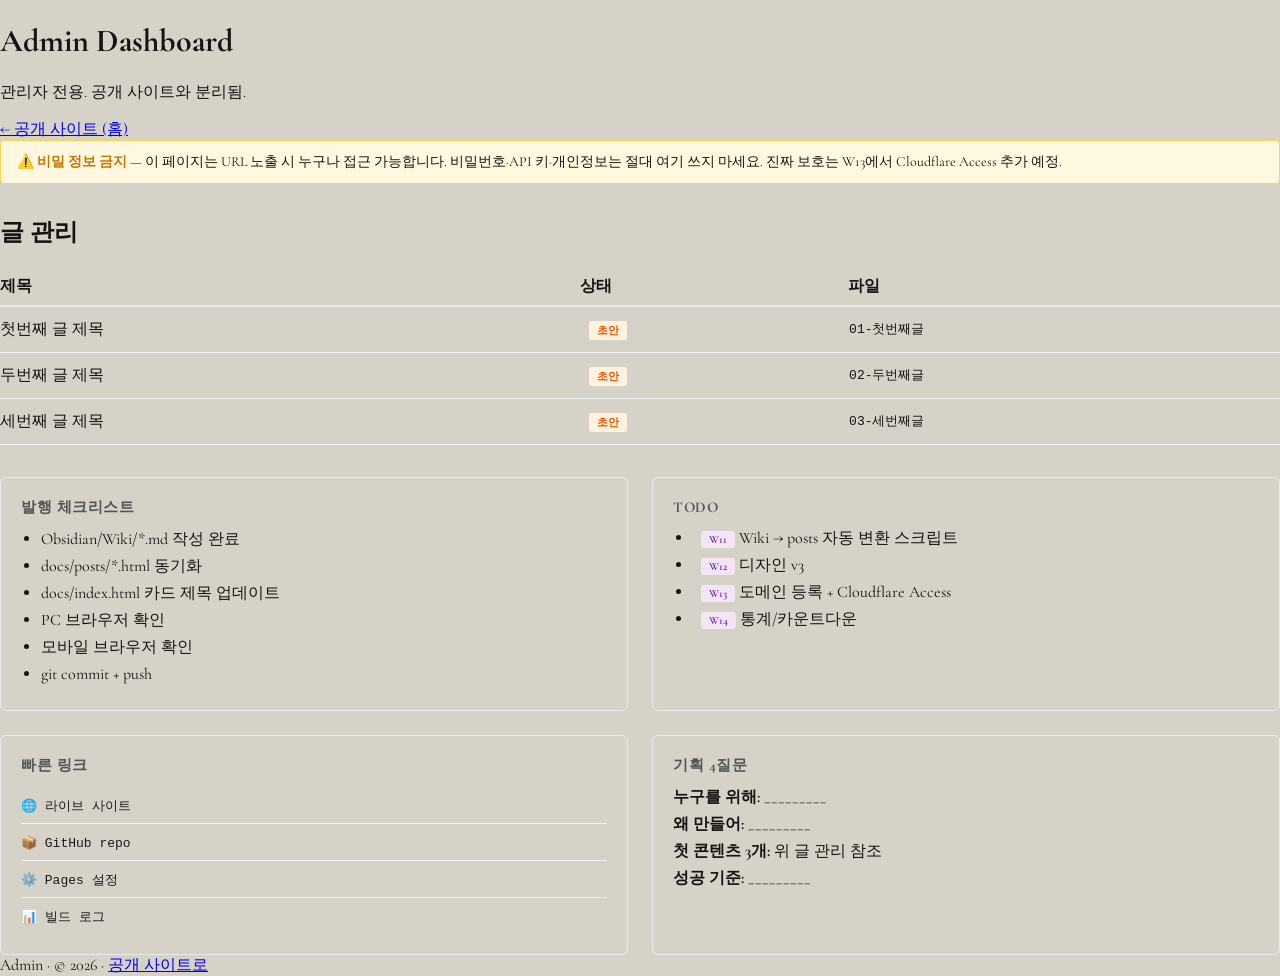
<file: docs/admin/index.html>
<!DOCTYPE html>
<html lang="ko">
<head>
  <meta charset="UTF-8">
  <meta name="viewport" content="width=device-width, initial-scale=1.0">
  <meta name="robots" content="noindex, nofollow">
  <title>Admin Dashboard</title>
  <link rel="stylesheet" href="../style.css">
  <style>
    .admin-banner {
      background: #fff8e1;
      border: 1px solid #ffd54f;
      padding: 12px 16px;
      margin-bottom: 32px;
      border-radius: 4px;
      font-size: 14px;
    }
    .admin-banner strong { color: #c77700; }

    .grid {
      display: grid;
      grid-template-columns: 1fr;
      gap: 24px;
      margin-top: 32px;
    }
    @media (min-width: 600px) {
      .grid { grid-template-columns: 1fr 1fr; }
    }

    .card {
      border: 1px solid #eaeaea;
      border-radius: 6px;
      padding: 20px;
    }
    .card h3 {
      margin: 0 0 12px;
      font-size: 15px;
      color: #555;
      text-transform: uppercase;
      letter-spacing: 0.5px;
    }
    .card ul { margin: 0; padding-left: 20px; }
    .card li { margin-bottom: 6px; }

    .status {
      display: inline-block;
      padding: 2px 8px;
      border-radius: 3px;
      font-size: 11px;
      font-weight: 600;
      margin-left: 8px;
    }
    .status.draft { background: #fff3e0; color: #e65100; }
    .status.published { background: #e8f5e9; color: #2e7d32; }
    .status.todo { background: #f3e5f5; color: #6a1b9a; }

    .quick-links a {
      display: block;
      padding: 8px 0;
      color: #1a1a1a;
      text-decoration: none;
      border-bottom: 1px solid #f0f0f0;
    }
    .quick-links a:hover { color: #0066cc; }
    .quick-links a:last-child { border-bottom: none; }
    .quick-links .domain { font-family: monospace; font-size: 13px; }
  </style>
</head>
<body>
  <header>
    <h1>Admin Dashboard</h1>
    <p>관리자 전용. 공개 사이트와 분리됨.</p>
    <nav>
      <a href="../index.html">← 공개 사이트 (홈)</a>
    </nav>
  </header>

  <main>
    <div class="admin-banner">
      <strong>⚠️ 비밀 정보 금지</strong> — 이 페이지는 URL 노출 시 누구나 접근 가능합니다.
      비밀번호·API 키·개인정보는 절대 여기 쓰지 마세요.
      진짜 보호는 W13에서 Cloudflare Access 추가 예정.
    </div>

    <section>
      <h2>글 관리</h2>
      <table style="width:100%; border-collapse: collapse; margin-top: 16px;">
        <thead>
          <tr style="border-bottom: 2px solid #eaeaea; text-align: left;">
            <th style="padding: 8px 0;">제목</th>
            <th style="padding: 8px 0;">상태</th>
            <th style="padding: 8px 0;">파일</th>
          </tr>
        </thead>
        <tbody>
          <tr style="border-bottom: 1px solid #f0f0f0;">
            <td style="padding: 12px 0;">첫번째 글 제목</td>
            <td><span class="status draft">초안</span></td>
            <td style="font-family: monospace; font-size: 13px;">01-첫번째글</td>
          </tr>
          <tr style="border-bottom: 1px solid #f0f0f0;">
            <td style="padding: 12px 0;">두번째 글 제목</td>
            <td><span class="status draft">초안</span></td>
            <td style="font-family: monospace; font-size: 13px;">02-두번째글</td>
          </tr>
          <tr style="border-bottom: 1px solid #f0f0f0;">
            <td style="padding: 12px 0;">세번째 글 제목</td>
            <td><span class="status draft">초안</span></td>
            <td style="font-family: monospace; font-size: 13px;">03-세번째글</td>
          </tr>
        </tbody>
      </table>
    </section>

    <div class="grid">
      <div class="card">
        <h3>발행 체크리스트</h3>
        <ul>
          <li>Obsidian/Wiki/*.md 작성 완료</li>
          <li>docs/posts/*.html 동기화</li>
          <li>docs/index.html 카드 제목 업데이트</li>
          <li>PC 브라우저 확인</li>
          <li>모바일 브라우저 확인</li>
          <li>git commit + push</li>
        </ul>
      </div>

      <div class="card">
        <h3>TODO</h3>
        <ul>
          <li><span class="status todo">W11</span> Wiki → posts 자동 변환 스크립트</li>
          <li><span class="status todo">W12</span> 디자인 v3</li>
          <li><span class="status todo">W13</span> 도메인 등록 + Cloudflare Access</li>
          <li><span class="status todo">W14</span> 통계/카운트다운</li>
        </ul>
      </div>

      <div class="card quick-links">
        <h3>빠른 링크</h3>
        <a href="https://oinbun5-collab.github.io/Obsidian/" target="_blank">
          <span class="domain">🌐 라이브 사이트</span>
        </a>
        <a href="https://github.com/oinbun5-collab/Obsidian" target="_blank">
          <span class="domain">📦 GitHub repo</span>
        </a>
        <a href="https://github.com/oinbun5-collab/Obsidian/settings/pages" target="_blank">
          <span class="domain">⚙️ Pages 설정</span>
        </a>
        <a href="https://github.com/oinbun5-collab/Obsidian/actions" target="_blank">
          <span class="domain">📊 빌드 로그</span>
        </a>
      </div>

      <div class="card">
        <h3>기획 4질문</h3>
        <ul style="list-style: none; padding: 0;">
          <li><strong>누구를 위해:</strong> _________</li>
          <li><strong>왜 만들어:</strong> _________</li>
          <li><strong>첫 콘텐츠 3개:</strong> 위 글 관리 참조</li>
          <li><strong>성공 기준:</strong> _________</li>
        </ul>
      </div>
    </div>
  </main>

  <footer>
    Admin · © 2026 · <a href="../index.html">공개 사이트로</a>
  </footer>
</body>
</html>
</file>
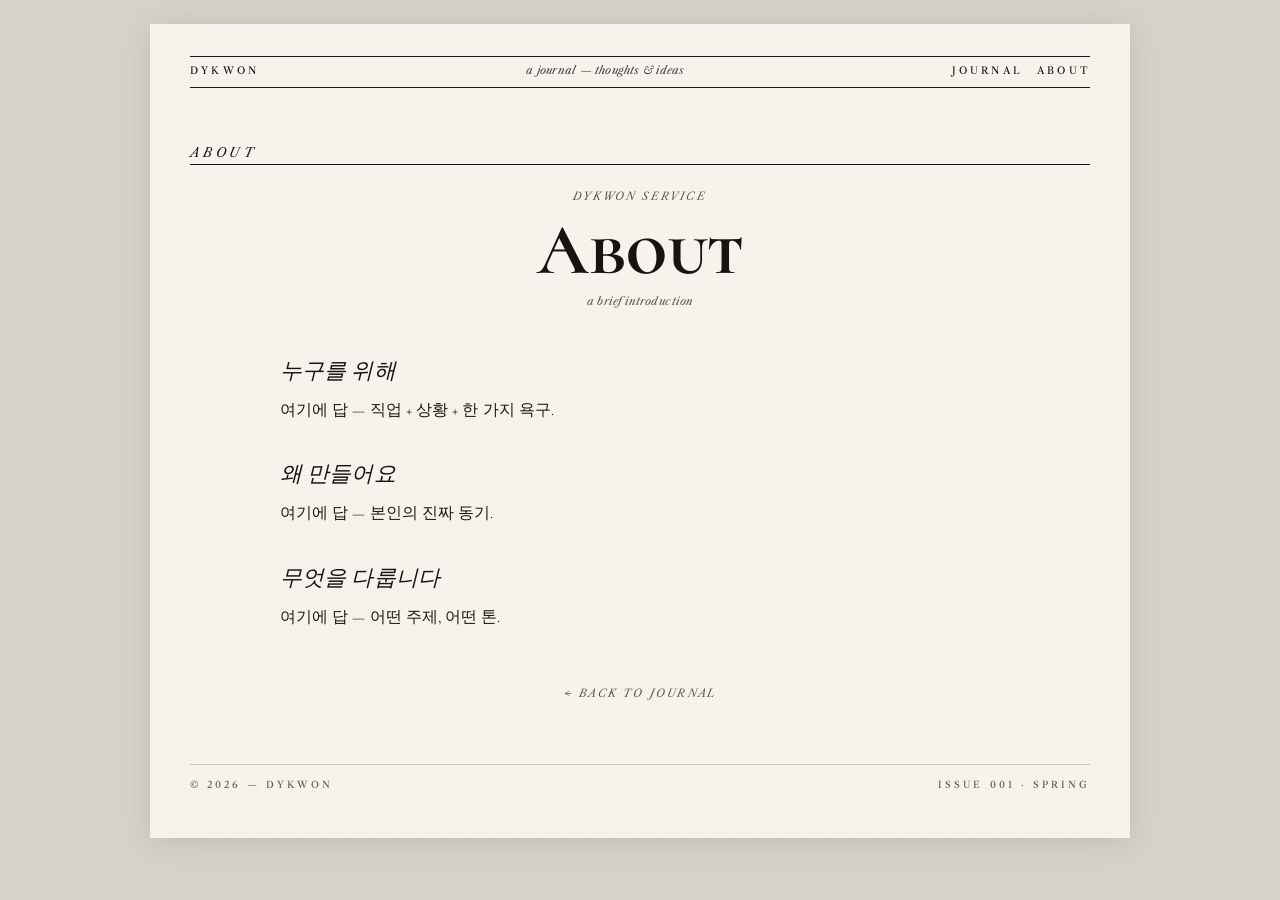
<file: docs/about.html>
<!DOCTYPE html>
<html lang="ko">
<head>
  <meta charset="UTF-8">
  <meta name="viewport" content="width=device-width, initial-scale=1.0">
  <title>About &mdash; DYKWON</title>
  <link rel="stylesheet" href="style.css">
</head>
<body>
  <div class="page-wrap">
    <div class="page">
      <nav class="topnav">
        <span>DYKWON</span>
        <em>a journal &mdash; thoughts &amp; ideas</em>
        <span class="links">
          <a href="index.html">Journal</a>
          <a href="about.html">About</a>
        </span>
      </nav>

      <div class="label">About</div>

      <article>
        <span class="post-num">DYKWON SERVICE</span>
        <h1>About</h1>
        <time>a brief introduction</time>

        <h2>누구를 위해</h2>
        <p>여기에 답 &mdash; 직업 + 상황 + 한 가지 욕구.</p>

        <h2>왜 만들어요</h2>
        <p>여기에 답 &mdash; 본인의 진짜 동기.</p>

        <h2>무엇을 다룹니다</h2>
        <p>여기에 답 &mdash; 어떤 주제, 어떤 톤.</p>
      </article>

      <a class="back-link" href="index.html">&larr; back to journal</a>

      <footer class="foot">
        <span>© 2026 &mdash; DYKWON</span>
        <span>Issue 001 · Spring</span>
      </footer>
    </div>
  </div>
</body>
</html>
</file>
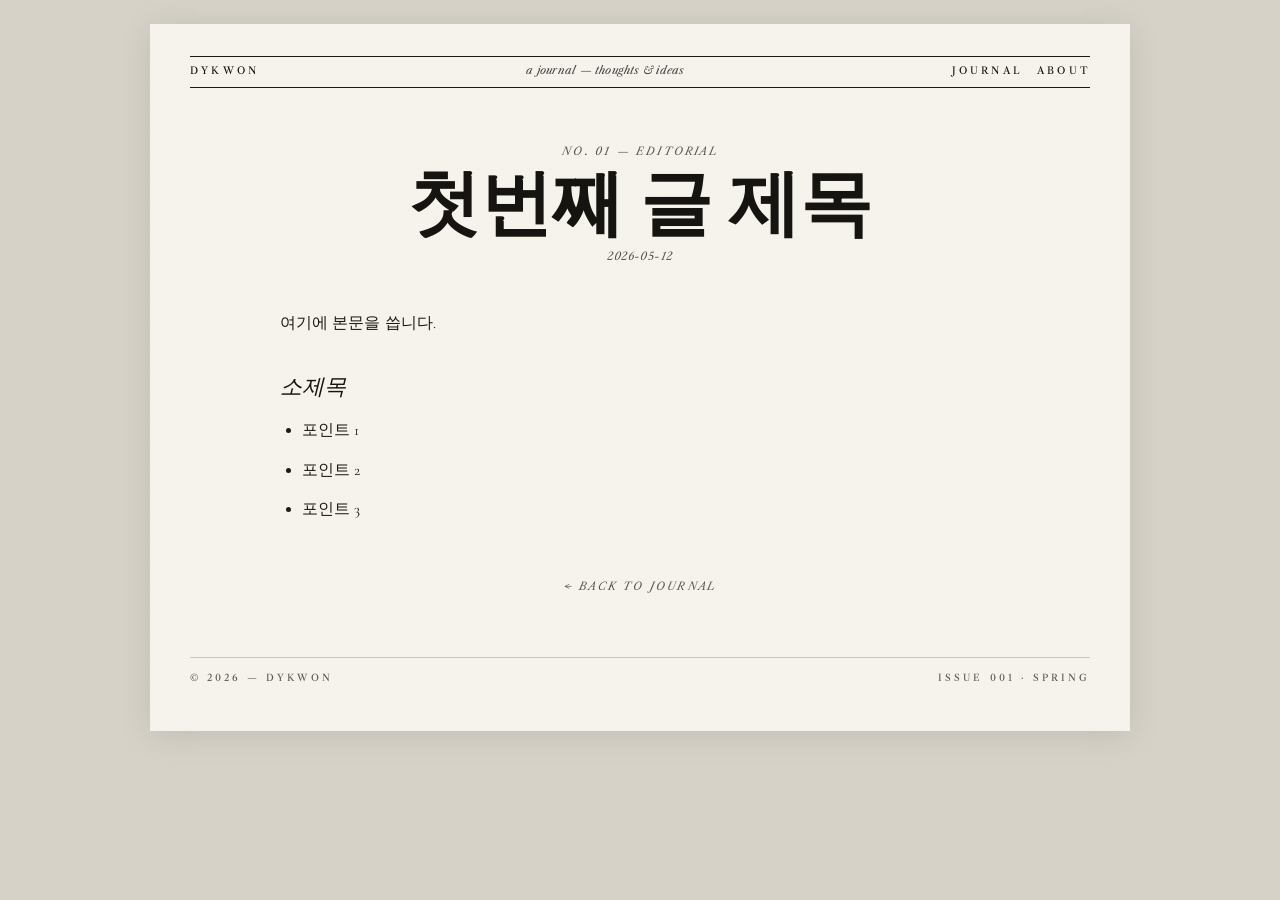
<file: docs/posts/01-첫번째글.html>
<!DOCTYPE html>
<html lang="ko">
<head>
  <meta charset="UTF-8">
  <meta name="viewport" content="width=device-width, initial-scale=1.0">
  <title>첫번째 글 제목 &mdash; DYKWON</title>
  <link rel="stylesheet" href="../style.css">
</head>
<body>
  <div class="page-wrap">
    <div class="page">
      <nav class="topnav">
        <span>DYKWON</span>
        <em>a journal &mdash; thoughts &amp; ideas</em>
        <span class="links">
          <a href="../index.html">Journal</a>
          <a href="../about.html">About</a>
        </span>
      </nav>

      <article>
        <span class="post-num">No. 01 &mdash; Editorial</span>
        <h1>첫번째 글 제목</h1>
        <time>2026-05-12</time>

        <p>여기에 본문을 씁니다.</p>

        <h2>소제목</h2>
        <ul>
          <li>포인트 1</li>
          <li>포인트 2</li>
          <li>포인트 3</li>
        </ul>
      </article>

      <a class="back-link" href="../index.html">&larr; back to journal</a>

      <footer class="foot">
        <span>© 2026 &mdash; DYKWON</span>
        <span>Issue 001 · Spring</span>
      </footer>
    </div>
  </div>
</body>
</html>
</file>
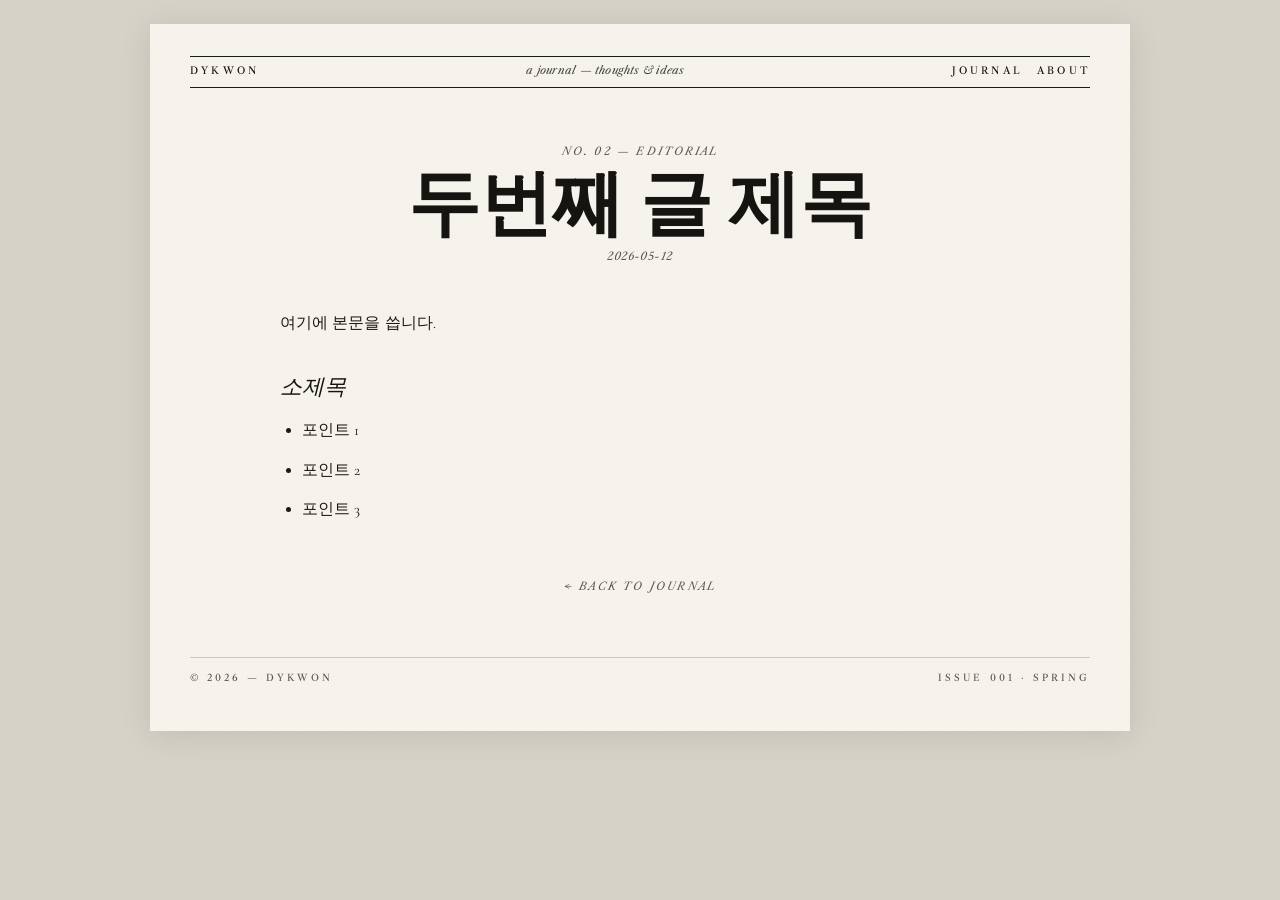
<file: docs/posts/02-두번째글.html>
<!DOCTYPE html>
<html lang="ko">
<head>
  <meta charset="UTF-8">
  <meta name="viewport" content="width=device-width, initial-scale=1.0">
  <title>두번째 글 제목 &mdash; DYKWON</title>
  <link rel="stylesheet" href="../style.css">
</head>
<body>
  <div class="page-wrap">
    <div class="page">
      <nav class="topnav">
        <span>DYKWON</span>
        <em>a journal &mdash; thoughts &amp; ideas</em>
        <span class="links">
          <a href="../index.html">Journal</a>
          <a href="../about.html">About</a>
        </span>
      </nav>

      <article>
        <span class="post-num">No. 02 &mdash; Editorial</span>
        <h1>두번째 글 제목</h1>
        <time>2026-05-12</time>

        <p>여기에 본문을 씁니다.</p>

        <h2>소제목</h2>
        <ul>
          <li>포인트 1</li>
          <li>포인트 2</li>
          <li>포인트 3</li>
        </ul>
      </article>

      <a class="back-link" href="../index.html">&larr; back to journal</a>

      <footer class="foot">
        <span>© 2026 &mdash; DYKWON</span>
        <span>Issue 001 · Spring</span>
      </footer>
    </div>
  </div>
</body>
</html>
</file>
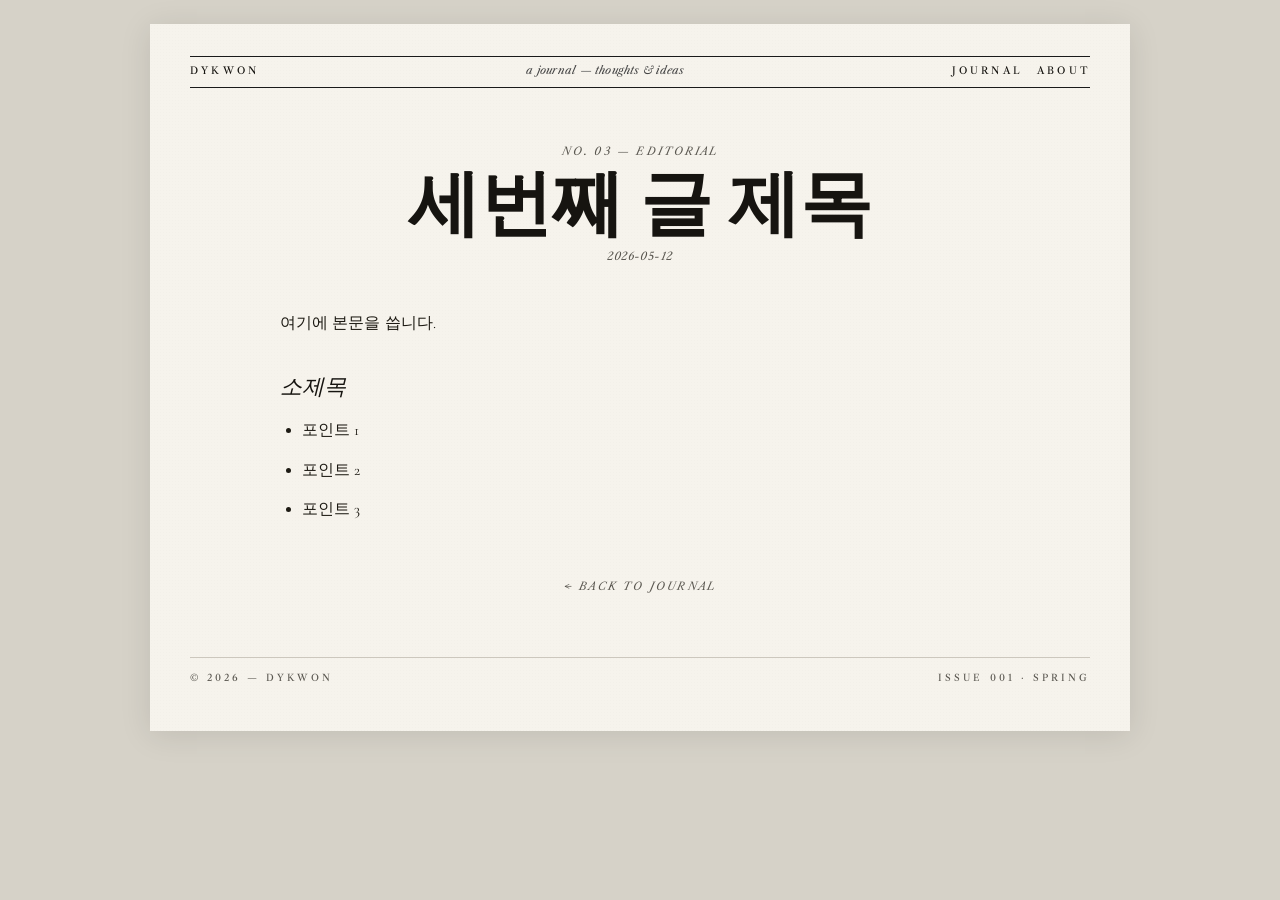
<file: docs/posts/03-세번째글.html>
<!DOCTYPE html>
<html lang="ko">
<head>
  <meta charset="UTF-8">
  <meta name="viewport" content="width=device-width, initial-scale=1.0">
  <title>세번째 글 제목 &mdash; DYKWON</title>
  <link rel="stylesheet" href="../style.css">
</head>
<body>
  <div class="page-wrap">
    <div class="page">
      <nav class="topnav">
        <span>DYKWON</span>
        <em>a journal &mdash; thoughts &amp; ideas</em>
        <span class="links">
          <a href="../index.html">Journal</a>
          <a href="../about.html">About</a>
        </span>
      </nav>

      <article>
        <span class="post-num">No. 03 &mdash; Editorial</span>
        <h1>세번째 글 제목</h1>
        <time>2026-05-12</time>

        <p>여기에 본문을 씁니다.</p>

        <h2>소제목</h2>
        <ul>
          <li>포인트 1</li>
          <li>포인트 2</li>
          <li>포인트 3</li>
        </ul>
      </article>

      <a class="back-link" href="../index.html">&larr; back to journal</a>

      <footer class="foot">
        <span>© 2026 &mdash; DYKWON</span>
        <span>Issue 001 · Spring</span>
      </footer>
    </div>
  </div>
</body>
</html>
</file>
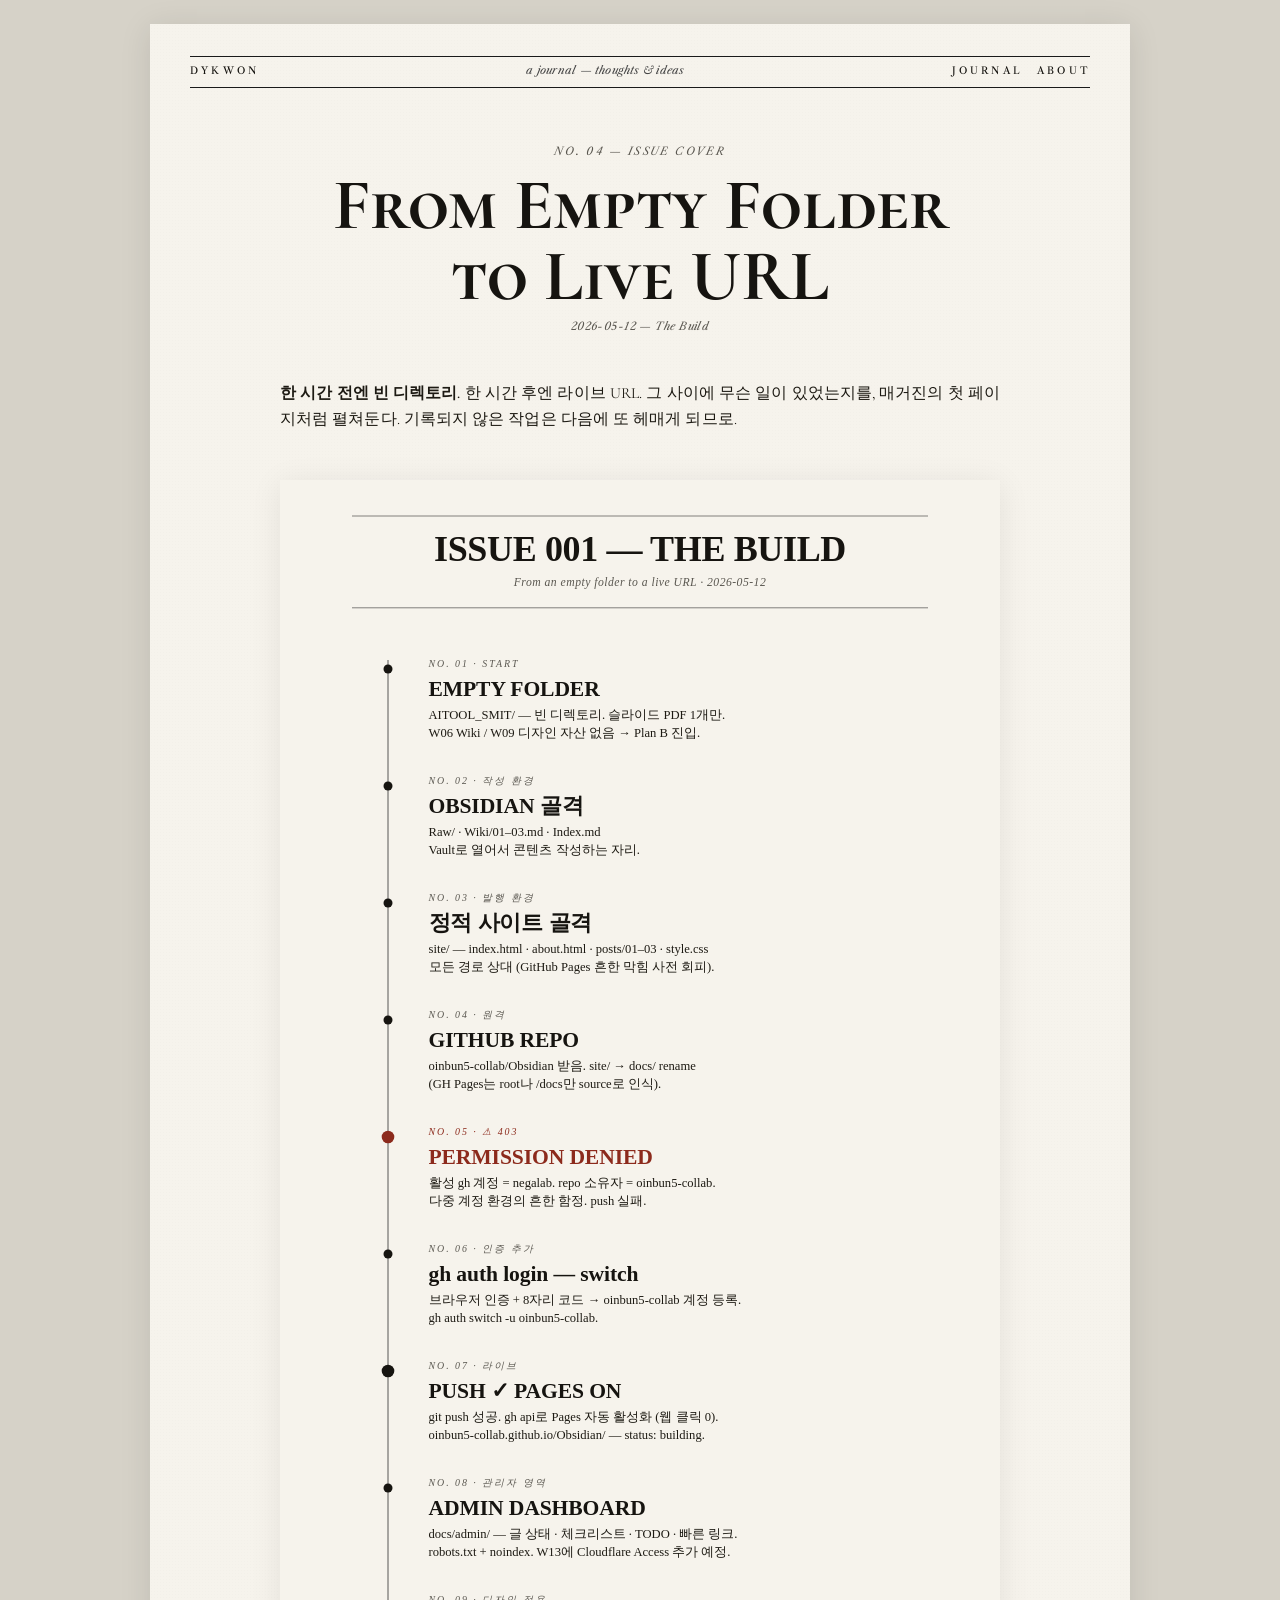
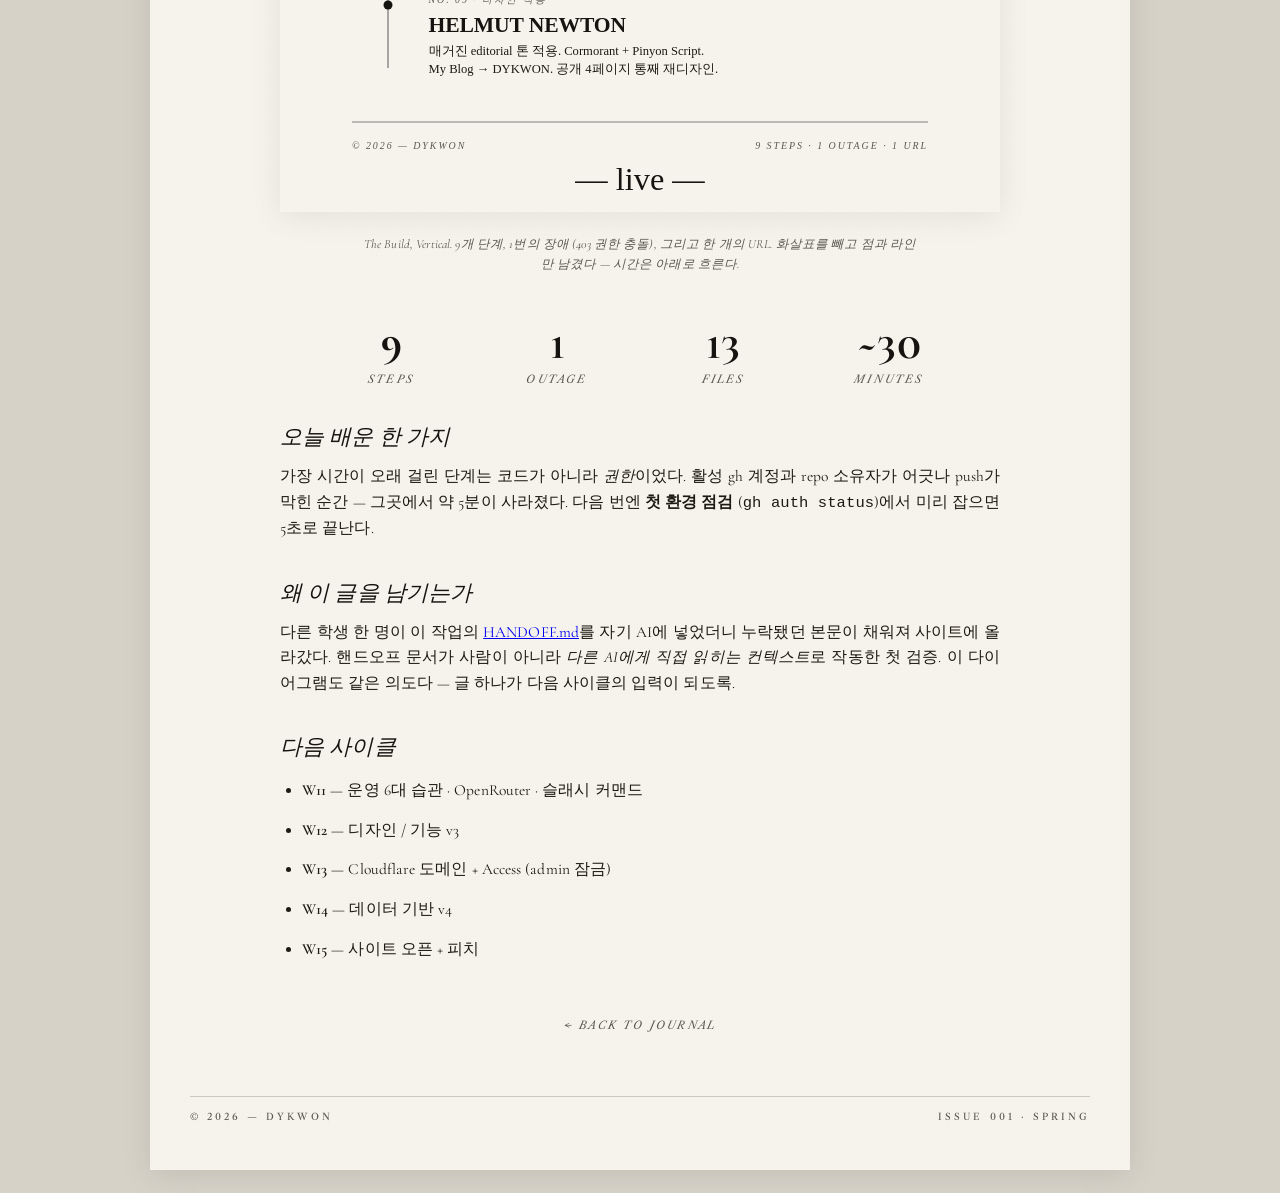
<file: docs/posts/04-build-journey.html>
<!DOCTYPE html>
<html lang="ko">
<head>
  <meta charset="UTF-8">
  <meta name="viewport" content="width=device-width, initial-scale=1.0">
  <title>From Empty Folder to Live &mdash; DYKWON</title>
  <link rel="stylesheet" href="../style.css">
  <style>
    .diagram-wrap {
      margin: 48px auto;
      max-width: 800px;
      text-align: center;
    }
    .diagram-wrap img,
    .diagram-wrap object {
      width: 100%;
      height: auto;
      box-shadow: 0 4px 30px rgba(0,0,0,.08);
      background: #f6f3ec;
    }
    .diagram-caption {
      margin-top: 18px;
      font-family: "Cormorant Garamond", serif;
      font-style: italic;
      font-size: 12.5px;
      line-height: 1.55;
      color: #5a5750;
      letter-spacing: 0.01em;
      max-width: 560px;
      margin-left: auto;
      margin-right: auto;
    }
    .stat-row {
      display: flex;
      justify-content: center;
      gap: 56px;
      margin: 48px 0 32px;
      flex-wrap: wrap;
    }
    .stat {
      text-align: center;
      min-width: 110px;
    }
    .stat .stat-n {
      font-family: "Cormorant SC", "Cormorant Garamond", serif;
      font-weight: 700;
      font-size: 44px;
      line-height: 1;
      color: #161410;
    }
    .stat .stat-l {
      margin-top: 6px;
      font-family: "Libre Caslon Text", serif;
      font-style: italic;
      font-size: 11px;
      letter-spacing: 0.2em;
      text-transform: uppercase;
      color: #5a5750;
    }
  </style>
</head>
<body>
  <div class="page-wrap">
    <div class="page">
      <nav class="topnav">
        <span>DYKWON</span>
        <em>a journal &mdash; thoughts &amp; ideas</em>
        <span class="links">
          <a href="../index.html">Journal</a>
          <a href="../about.html">About</a>
        </span>
      </nav>

      <article>
        <span class="post-num">No. 04 &mdash; Issue Cover</span>
        <h1>From Empty Folder<br/>to Live URL</h1>
        <time>2026-05-12 &mdash; The Build</time>

        <p>
          <strong>한 시간 전엔 빈 디렉토리.</strong> 한 시간 후엔 라이브 URL.
          그 사이에 무슨 일이 있었는지를, 매거진의 첫 페이지처럼 펼쳐둔다.
          기록되지 않은 작업은 다음에 또 헤매게 되므로.
        </p>

        <div class="diagram-wrap">
          <img src="../diagrams/build-journey.svg" alt="Build journey timeline — 9 steps from empty folder to live URL"/>
          <div class="diagram-caption">
            <em>The Build, Vertical.</em> 9개 단계, 1번의 장애 (403 권한 충돌),
            그리고 한 개의 URL. 화살표를 빼고 점과 라인만 남겼다 &mdash; 시간은
            아래로 흐른다.
          </div>
        </div>

        <div class="stat-row">
          <div class="stat">
            <div class="stat-n">9</div>
            <div class="stat-l">Steps</div>
          </div>
          <div class="stat">
            <div class="stat-n">1</div>
            <div class="stat-l">Outage</div>
          </div>
          <div class="stat">
            <div class="stat-n">13</div>
            <div class="stat-l">Files</div>
          </div>
          <div class="stat">
            <div class="stat-n">~30</div>
            <div class="stat-l">Minutes</div>
          </div>
        </div>

        <h2>오늘 배운 한 가지</h2>
        <p>
          가장 시간이 오래 걸린 단계는 코드가 아니라 <em>권한</em>이었다.
          활성 gh 계정과 repo 소유자가 어긋나 push가 막힌 순간 &mdash;
          그곳에서 약 5분이 사라졌다. 다음 번엔 <strong>첫 환경 점검</strong>
          (<code>gh auth status</code>)에서 미리 잡으면 5초로 끝난다.
        </p>

        <h2>왜 이 글을 남기는가</h2>
        <p>
          다른 학생 한 명이 이 작업의
          <a href="../../HANDOFF.md">HANDOFF.md</a>를 자기 AI에 넣었더니
          누락됐던 본문이 채워져 사이트에 올라갔다. 핸드오프 문서가 사람이
          아니라 <em>다른 AI에게 직접 읽히는 컨텍스트</em>로 작동한 첫 검증.
          이 다이어그램도 같은 의도다 &mdash; 글 하나가 다음 사이클의 입력이
          되도록.
        </p>

        <h2>다음 사이클</h2>
        <ul>
          <li><strong>W11</strong> &mdash; 운영 6대 습관 · OpenRouter · 슬래시 커맨드</li>
          <li><strong>W12</strong> &mdash; 디자인 / 기능 v3</li>
          <li><strong>W13</strong> &mdash; Cloudflare 도메인 + Access (admin 잠금)</li>
          <li><strong>W14</strong> &mdash; 데이터 기반 v4</li>
          <li><strong>W15</strong> &mdash; 사이트 오픈 + 피치</li>
        </ul>
      </article>

      <a class="back-link" href="../index.html">&larr; back to journal</a>

      <footer class="foot">
        <span>© 2026 &mdash; DYKWON</span>
        <span>Issue 001 · Spring</span>
      </footer>
    </div>
  </div>
</body>
</html>
</file>
<file: docs/style.css>
/* Helmut Newton — magazine editorial styles */
/* 적용: docs/ 공개 사이트 (admin/ 제외) */

@import url('https://fonts.googleapis.com/css2?family=Cormorant+Garamond:ital,wght@0,400;0,500;0,600;0,700;1,400;1,500;1,600&family=Cormorant+SC:wght@500;600;700&family=Libre+Caslon+Text:ital,wght@0,400;0,700;1,400&family=Pinyon+Script&family=Italianno&display=swap');

:root {
  --paper: #f6f3ec;
  --ink: #161410;
  --rule: #1a1a1a;
  --muted: #5a5750;
  --bg: #d6d2c8;
}

* { box-sizing: border-box; }

html, body {
  margin: 0;
  padding: 0;
  background: var(--bg);
  color: var(--ink);
  font-family: "Cormorant Garamond", "Libre Caslon Text", Georgia, serif;
  -webkit-font-smoothing: antialiased;
}

.page-wrap {
  padding: 24px;
  min-height: 100vh;
}

.page {
  max-width: 980px;
  margin: 0 auto;
  background: var(--paper);
  padding: 32px 40px 48px;
  box-shadow: 0 4px 30px rgba(0,0,0,.10);
  background-image: radial-gradient(rgba(0,0,0,.012) 1px, transparent 1px);
  background-size: 3px 3px;
}

/* ─── Top nav ─── */
.topnav {
  display: flex;
  justify-content: space-between;
  align-items: baseline;
  font-family: "Libre Caslon Text", "Cormorant Garamond", serif;
  font-size: 10px;
  letter-spacing: 0.32em;
  text-transform: uppercase;
  padding: 6px 0 10px;
  border-top: 1px solid var(--rule);
  border-bottom: 1px solid var(--rule);
  margin-bottom: 56px;
}
.topnav em {
  text-transform: none;
  font-style: italic;
  letter-spacing: 0.02em;
  font-size: 11px;
  color: #444;
}
.topnav a {
  color: inherit;
  text-decoration: none;
}
.topnav a:hover { color: #000; }
.topnav .links { display: flex; gap: 14px; }
@media (max-width: 600px) {
  .topnav { flex-direction: column; gap: 6px; align-items: center; text-align: center; }
}

/* ─── Masthead ─── */
.masthead {
  margin: 0 0 32px;
  text-align: center;
}
.hd {
  font-family: "Cormorant SC", "Cormorant Garamond", serif;
  font-weight: 700;
  letter-spacing: -0.01em;
  line-height: 0.95;
}
.hd-xl {
  font-size: 108px;
  font-weight: 700;
  letter-spacing: -0.005em;
  margin: 0;
}
.script {
  font-family: "Pinyon Script", "Italianno", cursive;
  font-weight: 400;
}
@media (max-width: 700px) {
  .hd-xl { font-size: 64px; }
}

/* ─── Lede ─── */
.lede {
  max-width: 560px;
  margin: 0 auto 48px;
  text-align: center;
  font-family: "Cormorant Garamond", serif;
  font-size: 14px;
  line-height: 1.65;
  letter-spacing: 0.005em;
  color: #1a1810;
}
.lede strong { font-weight: 600; }
.lede em { font-style: italic; }

/* ─── Section labels ─── */
.label {
  font-family: "Libre Caslon Text", "Cormorant Garamond", serif;
  font-weight: 400;
  font-style: italic;
  font-size: 13px;
  letter-spacing: 0.32em;
  text-transform: uppercase;
  border-bottom: 1px solid var(--ink);
  padding-bottom: 4px;
  margin: 56px 0 24px;
}

/* ─── Post list (home) ─── */
.post-list {
  list-style: none;
  padding: 0;
  margin: 0;
}
.post-list .post-card {
  display: block;
  padding: 24px 0;
  border-bottom: 1px solid #c9c4b8;
  text-decoration: none;
  color: inherit;
}
.post-list .post-card:last-child { border-bottom: none; }
.post-list .post-card:hover .post-title {
  font-style: italic;
}
.post-list .post-num {
  font-family: "Libre Caslon Text", serif;
  font-style: italic;
  font-size: 11px;
  letter-spacing: 0.2em;
  color: var(--muted);
  text-transform: uppercase;
}
.post-list .post-title {
  font-family: "Cormorant SC", "Cormorant Garamond", serif;
  font-weight: 600;
  font-size: 36px;
  line-height: 1.05;
  letter-spacing: -0.005em;
  margin: 6px 0 8px;
  transition: font-style .15s;
}
.post-list .post-meta {
  font-family: "Libre Caslon Text", serif;
  font-style: italic;
  font-size: 10.5px;
  color: var(--muted);
  letter-spacing: 0.04em;
}
@media (max-width: 700px) {
  .post-list .post-title { font-size: 26px; }
}

/* ─── Article (post / about) ─── */
article {
  max-width: 720px;
  margin: 0 auto;
}
article .post-num {
  display: block;
  font-family: "Libre Caslon Text", serif;
  font-style: italic;
  font-size: 11px;
  letter-spacing: 0.2em;
  color: var(--muted);
  text-transform: uppercase;
  text-align: center;
  margin-bottom: 12px;
}
article h1 {
  font-family: "Cormorant SC", "Cormorant Garamond", serif;
  font-weight: 700;
  font-size: 72px;
  line-height: 0.98;
  letter-spacing: -0.005em;
  text-align: center;
  margin: 0 0 8px;
}
@media (max-width: 700px) {
  article h1 { font-size: 44px; }
}
article time {
  display: block;
  text-align: center;
  font-family: "Libre Caslon Text", serif;
  font-style: italic;
  font-size: 11px;
  color: var(--muted);
  letter-spacing: 0.04em;
  margin-bottom: 48px;
}
article h2 {
  font-family: "Cormorant Garamond", serif;
  font-style: italic;
  font-weight: 500;
  font-size: 22px;
  letter-spacing: 0.005em;
  margin: 36px 0 12px;
}
article p, article li {
  font-family: "Cormorant Garamond", "Libre Caslon Text", Georgia, serif;
  font-size: 15.5px;
  line-height: 1.65;
  letter-spacing: 0.005em;
  color: #1d1a13;
  text-align: justify;
  hyphens: auto;
  margin: 0 0 14px;
}
article ul { padding-left: 22px; }
article em { font-style: italic; }
article strong { font-weight: 600; }

/* ─── Footer ─── */
.foot {
  display: flex;
  justify-content: space-between;
  font-family: "Libre Caslon Text", serif;
  font-size: 9.5px;
  letter-spacing: 0.32em;
  text-transform: uppercase;
  color: var(--muted);
  border-top: 1px solid #ccc7bd;
  padding: 14px 0 0;
  margin-top: 64px;
}
.foot a { color: inherit; text-decoration: none; }
.foot a:hover { color: var(--ink); }

/* ─── Back link ─── */
.back-link {
  display: block;
  text-align: center;
  margin-top: 56px;
  font-family: "Libre Caslon Text", serif;
  font-style: italic;
  font-size: 11px;
  letter-spacing: 0.2em;
  text-transform: uppercase;
  color: var(--muted);
  text-decoration: none;
}
.back-link:hover { color: var(--ink); }
</file>
